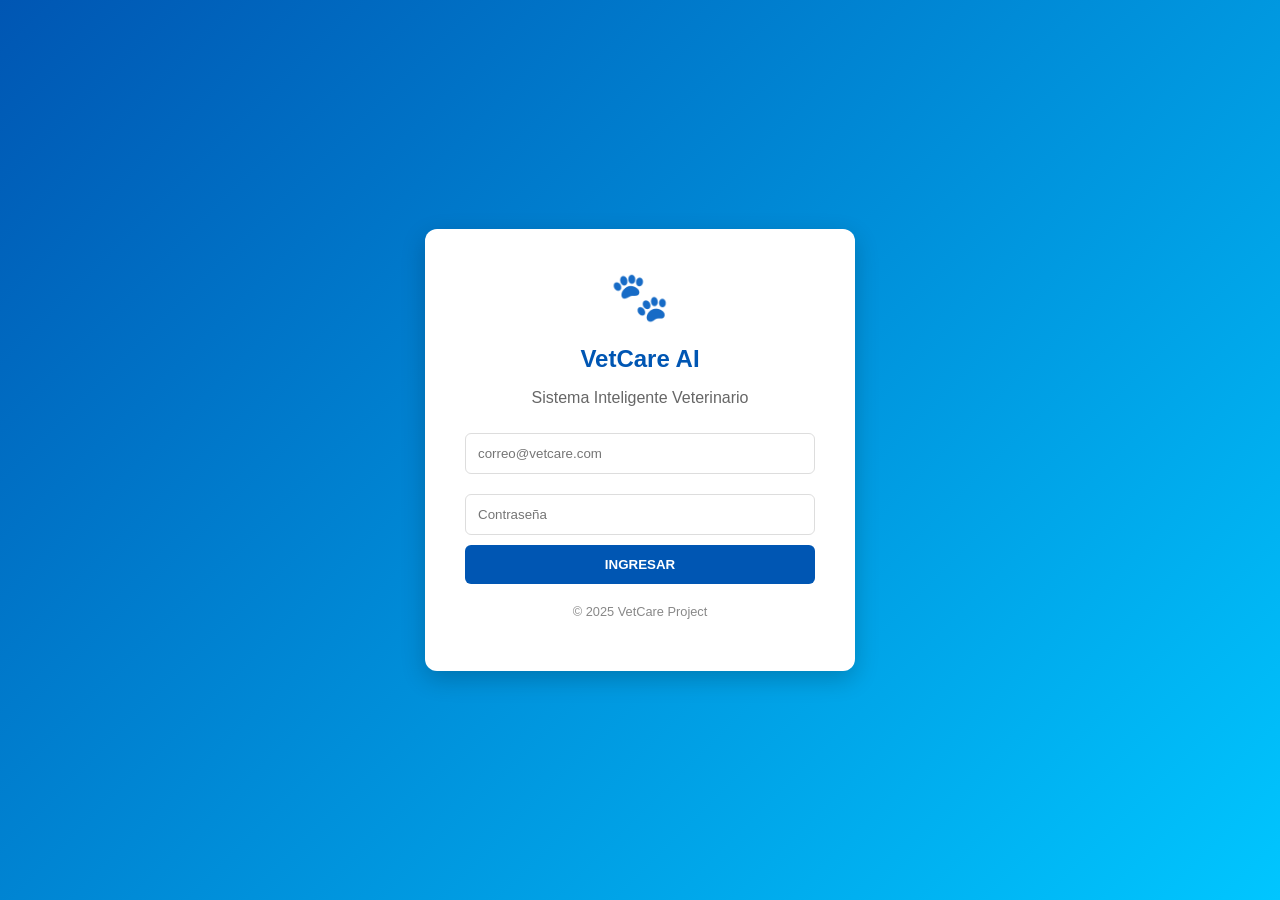
<file: index.html>
<!DOCTYPE html>
<html lang="es">
<head>
    <meta charset="UTF-8">
    <meta name="viewport" content="width=device-width, initial-scale=1.0">
    <title>Login - VetCare AI</title>
    <link rel="stylesheet" href="assets/css/style.css">
</head>
<body>

    <div class="login-container">
        <div class="login-card">
            <div style="font-size: 3rem; margin-bottom: 10px;">🐾</div>
            <h2>VetCare AI</h2>
            <p style="color: #666;">Sistema Inteligente Veterinario</p>
            
            <form onsubmit="event.preventDefault(); window.location.href='views/dashboard.html'">
                <input type="email" placeholder="correo@vetcare.com" required>
                <input type="password" placeholder="Contraseña" required>
                <button type="submit" class="btn-primary">INGRESAR</button>
            </form>
            
            <p style="margin-top: 20px; font-size: 0.8rem; color: #888;">
                &copy; 2025 VetCare Project
            </p>
        </div>
    </div>

</body>
</html>
</file>
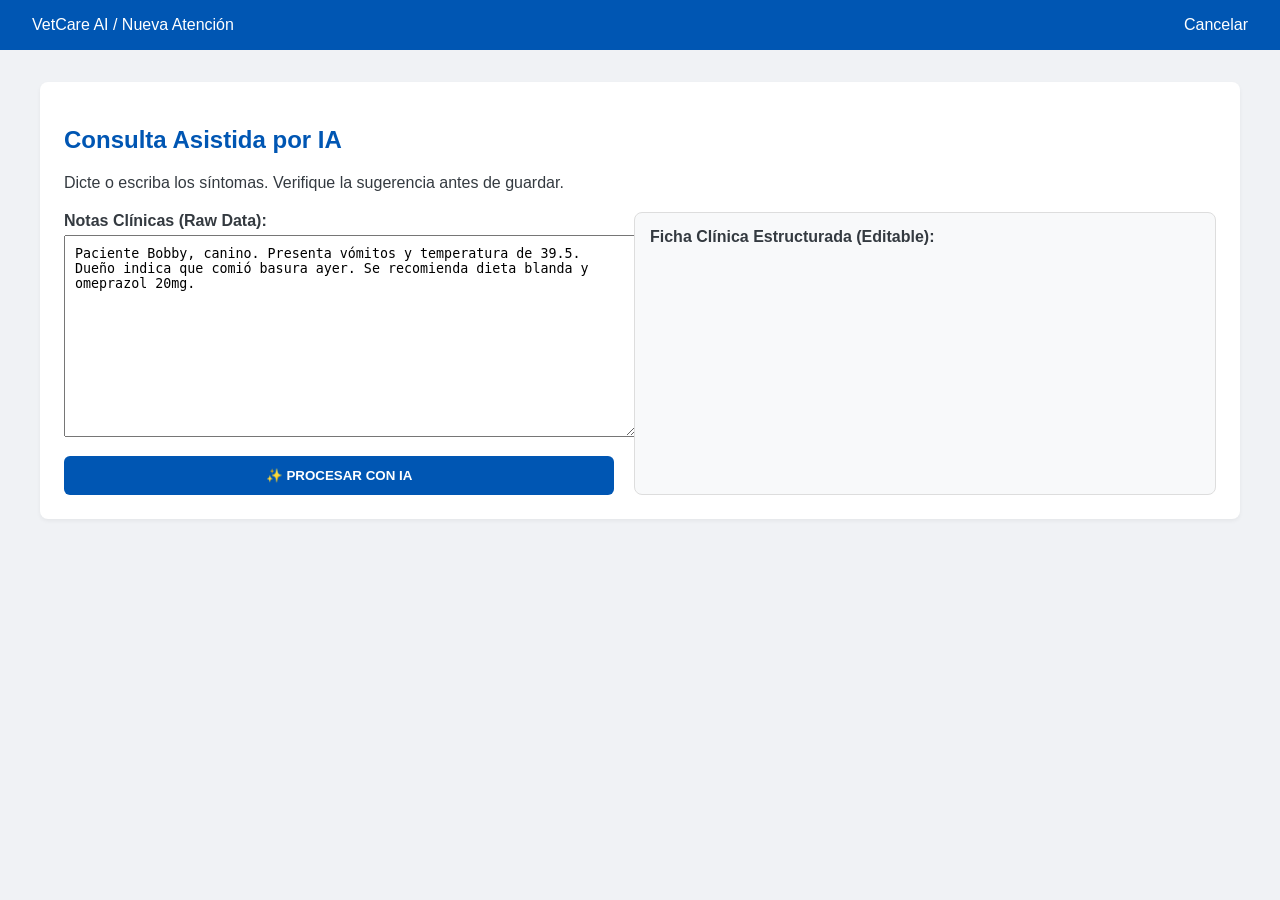
<file: views/ia-analysis.html>
<!DOCTYPE html>
<html lang="es">
<head>
    <meta charset="UTF-8">
    <title>Análisis IA - VetCare</title>
    <link rel="stylesheet" href="../assets/css/style.css">
    <link rel="stylesheet" href="https://cdnjs.cloudflare.com/ajax/libs/font-awesome/6.0.0/css/all.min.css">
</head>
<body>

    <nav class="navbar">
        <div>VetCare AI / Nueva Atención</div>
        <a href="dashboard.html">Cancelar</a>
    </nav>

    <div class="main-content">
        <div class="card">
            <h2 style="color: var(--primary-color);">Consulta Asistida por IA</h2>
            <p>Dicte o escriba los síntomas. Verifique la sugerencia antes de guardar.</p>

            <div style="display: flex; gap: 20px; margin-top: 20px;">
                
                <div style="flex: 1;">
                    <label><strong>Notas Clínicas (Raw Data):</strong></label>
                    <textarea id="inputText" rows="12" style="width: 100%; padding: 10px; margin-top: 5px;">Paciente Bobby, canino. Presenta vómitos y temperatura de 39.5. Dueño indica que comió basura ayer. Se recomienda dieta blanda y omeprazol 20mg.</textarea>
                    <button onclick="procesarIA()" class="btn-primary" style="margin-top: 15px;">✨ PROCESAR CON IA</button>
                </div>

                <div style="flex: 1; background: #f8f9fa; padding: 15px; border-radius: 8px; border: 1px solid #ddd;">
                    <label><strong>Ficha Clínica Estructurada (Editable):</strong></label>
                    
                    <div id="loader" class="loading-spinner" style="display: none;"></div>

                    <div id="resultados" style="display: none; margin-top: 10px;">
                        
                        <label style="font-size: 0.8rem;">Diagnóstico:</label>
                        <input type="text" id="diagInput" style="width: 100%; padding: 8px; margin-bottom: 10px;" value="">

                        <label style="font-size: 0.8rem;">Síntomas Detectados:</label>
                        <input type="text" id="sintInput" style="width: 100%; padding: 8px; margin-bottom: 10px;" value="">

                        <label style="font-size: 0.8rem;">Tratamiento/Receta:</label>
                        <textarea id="tratInput" rows="4" style="width: 100%; padding: 8px; margin-bottom: 10px;"></textarea>

                        <hr>
                        
                        <div style="margin-bottom: 15px; display: flex; align-items: center;">
                            <input type="checkbox" id="sendEmail" checked style="width: auto; margin-right: 10px;">
                            <label for="sendEmail" style="font-size: 0.9rem; color: var(--primary-color); cursor: pointer;">
                                <i class="fas fa-envelope"></i> Enviar resumen automáticamente al propietario
                            </label>
                        </div>

                        <button onclick="guardarFicha()" class="btn-primary" style="background-color: #28a745;">
                            <i class="fas fa-save"></i> CONFIRMAR Y GUARDAR
                        </button>
                    </div>
                </div>
            </div>
        </div>
    </div>

    <script>
        function procesarIA() {
            document.getElementById('resultados').style.display = 'none';
            document.getElementById('loader').style.display = 'block';

            setTimeout(() => {
                document.getElementById('loader').style.display = 'none';
                document.getElementById('resultados').style.display = 'block';
                
                // Simulación de la IA llenando los campos
                document.getElementById('diagInput').value = "Gastroenteritis aguda por ingesta indebida";
                document.getElementById('sintInput').value = "Vómitos, Fiebre (39.5°C), Dolor abdominal";
                document.getElementById('tratInput').value = "1. Omeprazol 20mg (1 tab c/24h)\n2. Dieta blanda x 3 días\n3. Hidratación oral constante";
            }, 2000);
        }

        function guardarFicha() {
            const enviaCorreo = document.getElementById('sendEmail').checked;
            let mensaje = "Ficha clínica guardada en el historial de Bobby.";
            if(enviaCorreo) {
                mensaje += "\n\n📧 Se ha enviado el correo de resumen al propietario.";
            }
            alert(mensaje);
            window.location.href = 'ver-ficha.html'; // Nos lleva al historial actualizado
        }
    </script>
</body>
</html>
</file>
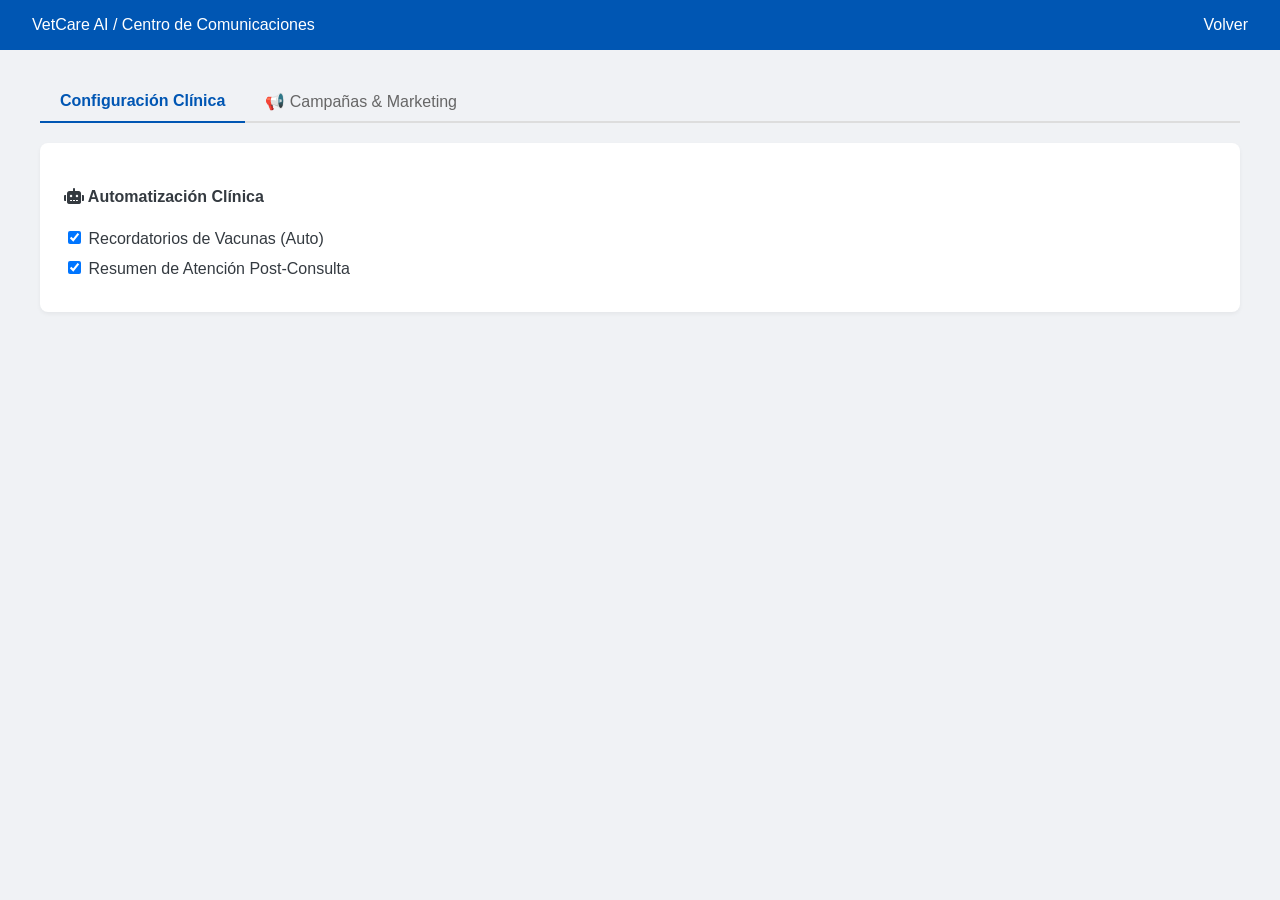
<file: views/notificaciones.html>
<!DOCTYPE html>
<html lang="es">
<head>
    <meta charset="UTF-8">
    <title>Comunicaciones - VetCare AI</title>
    <link rel="stylesheet" href="../assets/css/style.css">
    <link rel="stylesheet" href="https://cdnjs.cloudflare.com/ajax/libs/font-awesome/6.0.0/css/all.min.css">
    <style>
        .tab-container { display: flex; border-bottom: 2px solid #ddd; margin-bottom: 20px; }
        .tab { padding: 10px 20px; cursor: pointer; color: #666; }
        .tab.active { border-bottom: 2px solid var(--primary-color); color: var(--primary-color); font-weight: bold; margin-bottom: -2px; }
    </style>
</head>
<body>

    <nav class="navbar">
        <div>VetCare AI / Centro de Comunicaciones</div>
        <a href="dashboard.html">Volver</a>
    </nav>

    <div class="main-content">
        
        <div class="tab-container">
            <div class="tab active" onclick="alert('Ya estás en Configuración')">Configuración Clínica</div>
            <div class="tab" onclick="mostrarPromo()">📢 Campañas & Marketing</div>
        </div>

        <div id="clinicaSection">
            <div class="card">
                <h4><i class="fas fa-robot"></i> Automatización Clínica</h4>
                <div style="margin: 10px 0;">
                    <input type="checkbox" checked> Recordatorios de Vacunas (Auto)
                </div>
                <div style="margin: 10px 0;">
                    <input type="checkbox" checked> Resumen de Atención Post-Consulta
                </div>
            </div>
        </div>

        <div id="promoSection" style="display:none;">
            <div class="card" style="border-left: 5px solid orange;">
                <h4><i class="fas fa-bullhorn"></i> Envío Promocional Masivo</h4>
                <p>Envíe correos de campañas (Descuentos, Campañas de Esterilización, Saludos) a su base de clientes.</p>
                
                <label>Asunto del Correo:</label>
                <input type="text" placeholder="Ej: ¡20% de Descuento en Baños!" style="width: 100%; padding: 8px; margin-bottom: 10px;">
                
                <label>Mensaje:</label>
                <textarea rows="4" placeholder="Estimado cliente..." style="width: 100%; padding: 8px; margin-bottom: 10px;"></textarea>
                
                <label>Segmento:</label>
                <select style="padding: 8px; margin-bottom: 10px;">
                    <option>Todos los Clientes</option>
                    <option>Solo Dueños de Perros</option>
                    <option>Solo Dueños de Gatos</option>
                    <option>Pacientes Inactivos (> 6 meses)</option>
                </select>

                <button class="btn-primary" onclick="alert('Campaña enviada a 145 destinatarios.')">Enviar Campaña</button>
            </div>
        </div>

    </div>

    <script>
        function mostrarPromo() {
            document.getElementById('clinicaSection').style.display = 'none';
            document.getElementById('promoSection').style.display = 'block';
            document.querySelectorAll('.tab')[0].classList.remove('active');
            document.querySelectorAll('.tab')[1].classList.add('active');
        }
    </script>
</body>
</html>
</file>
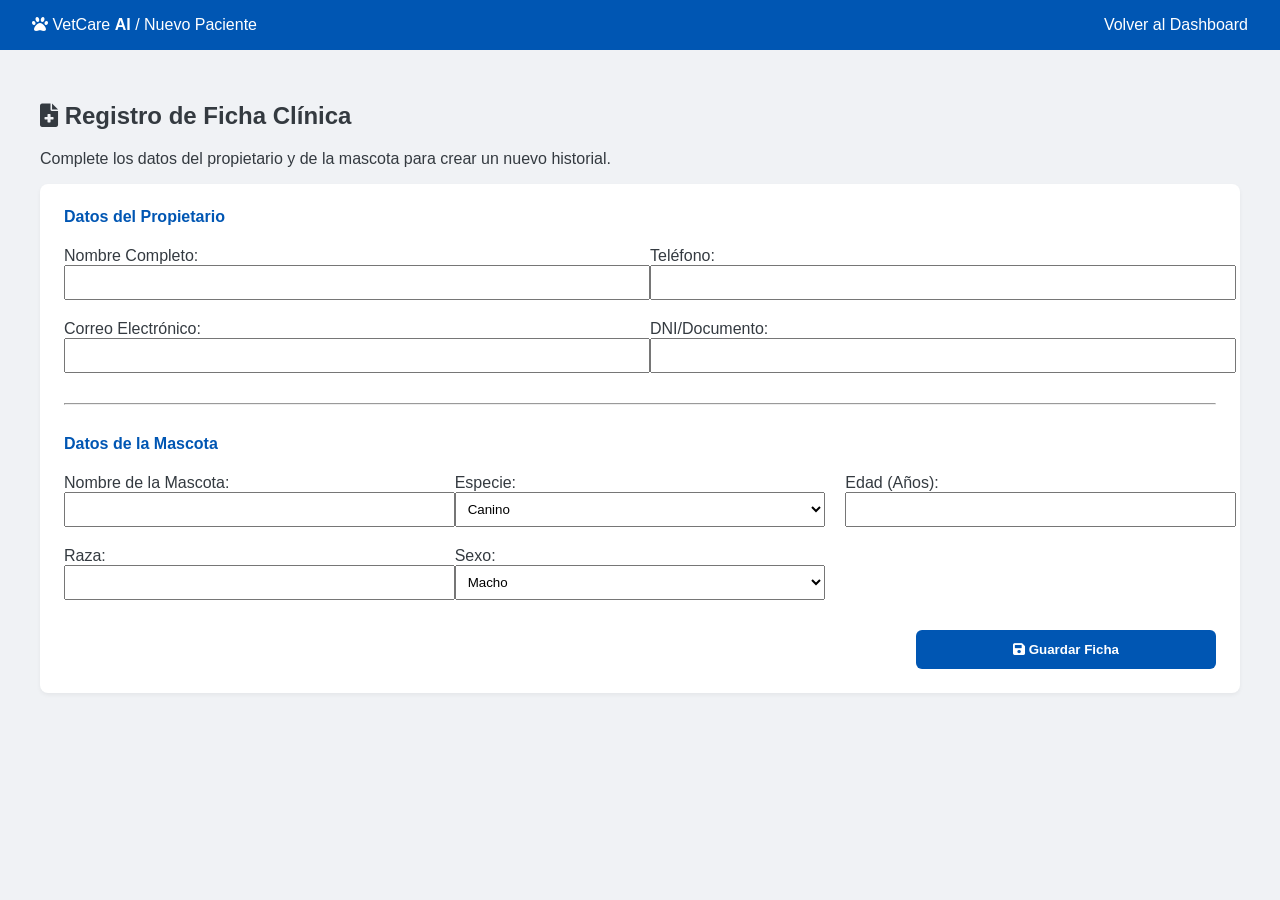
<file: views/registro.html>
<!DOCTYPE html>
<html lang="es">
<head>
    <meta charset="UTF-8">
    <title>Registro - VetCare AI</title>
    <link rel="stylesheet" href="../assets/css/style.css">
    <link rel="stylesheet" href="https://cdnjs.cloudflare.com/ajax/libs/font-awesome/6.0.0/css/all.min.css">
</head>
<body>

    <nav class="navbar">
        <div><i class="fas fa-paw"></i> VetCare <strong>AI</strong> / Nuevo Paciente</div>
        <a href="dashboard.html">Volver al Dashboard</a>
    </nav>

    <div class="main-content">
        <h2><i class="fas fa-file-medical"></i> Registro de Ficha Clínica</h2>
        <p>Complete los datos del propietario y de la mascota para crear un nuevo historial.</p>

        <div class="card">
            <form onsubmit="event.preventDefault(); alert('Ficha Guardada con Éxito. ¡Redireccionando al dashboard!'); window.location.href='dashboard.html'">
                
                <h4 style="color: var(--primary-color); margin-top: 0;">Datos del Propietario</h4>
                <div style="display: grid; grid-template-columns: 1fr 1fr; gap: 20px;">
                    <div>
                        <label>Nombre Completo:</label>
                        <input type="text" required style="width: 100%; padding: 8px;">
                    </div>
                    <div>
                        <label>Teléfono:</label>
                        <input type="tel" required style="width: 100%; padding: 8px;">
                    </div>
                    <div>
                        <label>Correo Electrónico:</label>
                        <input type="email" required style="width: 100%; padding: 8px;">
                    </div>
                    <div>
                        <label>DNI/Documento:</label>
                        <input type="text" style="width: 100%; padding: 8px;">
                    </div>
                </div>

                <hr style="margin: 30px 0;">

                <h4 style="color: var(--primary-color);">Datos de la Mascota</h4>
                <div style="display: grid; grid-template-columns: 1fr 1fr 1fr; gap: 20px;">
                    <div>
                        <label>Nombre de la Mascota:</label>
                        <input type="text" required style="width: 100%; padding: 8px;">
                    </div>
                    <div>
                        <label>Especie:</label>
                        <select required style="width: 100%; padding: 8px;">
                            <option>Canino</option>
                            <option>Felino</option>
                            <option>Exótico</option>
                        </select>
                    </div>
                    <div>
                        <label>Edad (Años):</label>
                        <input type="number" required style="width: 100%; padding: 8px;">
                    </div>
                    <div>
                        <label>Raza:</label>
                        <input type="text" style="width: 100%; padding: 8px;">
                    </div>
                    <div>
                        <label>Sexo:</label>
                        <select required style="width: 100%; padding: 8px;">
                            <option>Macho</option>
                            <option>Hembra</option>
                        </select>
                    </div>
                </div>
                
                <button type="submit" class="btn-primary" style="margin-top: 30px; width: 300px; float: right;">
                    <i class="fas fa-save"></i> Guardar Ficha
                </button>
                <div style="clear: both;"></div>

            </form>
        </div>
    </div>
</body>
</html>
</file>
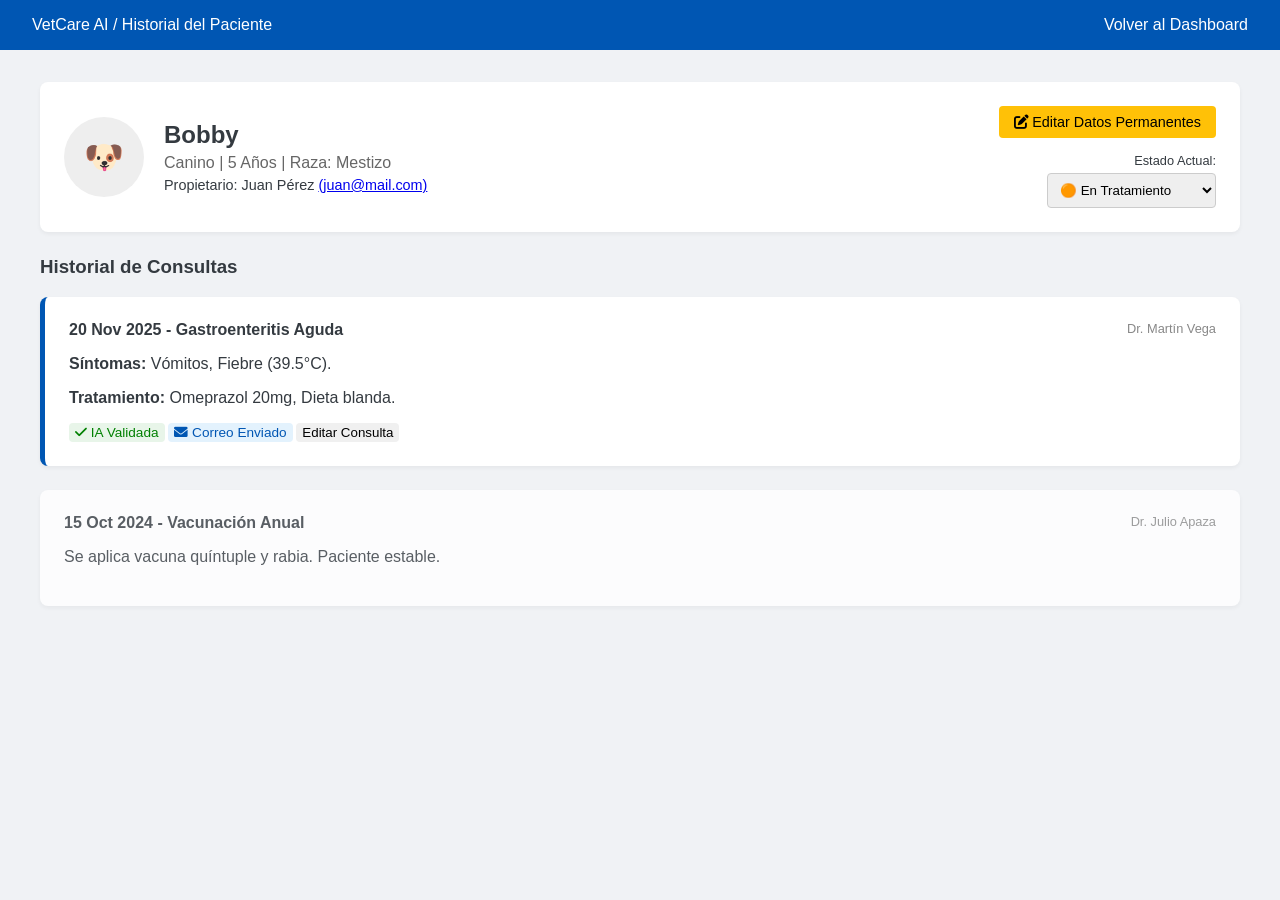
<file: views/ver-ficha.html>
<!DOCTYPE html>
<html lang="es">
<head>
    <meta charset="UTF-8">
    <title>Historial Clínico - Bobby</title>
    <link rel="stylesheet" href="../assets/css/style.css">
    <link rel="stylesheet" href="https://cdnjs.cloudflare.com/ajax/libs/font-awesome/6.0.0/css/all.min.css">
</head>
<body>

    <nav class="navbar">
        <div>VetCare AI / Historial del Paciente</div>
        <a href="dashboard.html">Volver al Dashboard</a>
    </nav>

    <div class="main-content">
        
        <div class="card" style="display: flex; justify-content: space-between; align-items: center;">
            <div style="display: flex; gap: 20px; align-items: center;">
                <div style="background: #eee; width: 80px; height: 80px; border-radius: 50%; display: flex; align-items: center; justify-content: center; font-size: 2rem;">🐶</div>
                <div>
                    <h2 style="margin: 0;">Bobby</h2>
                    <p style="margin: 5px 0; color: #666;">Canino | 5 Años | Raza: Mestizo</p>
                    <p style="margin: 0; font-size: 0.9rem;">Propietario: Juan Pérez <a href="#">(juan@mail.com)</a></p>
                </div>
            </div>
            
            <div style="text-align: right;">
                <button onclick="alert('Simulación: Se abre modal/formulario para editar Nombre, Dueño, Teléfono, etc.')" 
                        style="background: #ffc107; color: black; border: none; padding: 8px 15px; border-radius: 4px; cursor: pointer; font-size: 0.9rem;">
                    <i class="fas fa-edit"></i> Editar Datos Permanentes
                </button>
                
                <div style="margin-top: 15px;">
                    <label style="display: block; font-size: 0.8rem; margin-bottom: 5px;">Estado Actual:</label>
                    <select id="patientStatus" style="padding: 8px; border-radius: 4px; border: 1px solid #ccc;" onchange="cambiarEstado(this)">
                        <option value="tratamiento" selected>🟠 En Tratamiento</option>
                        <option value="alta">🟢 Alta Médica</option>
                        <option value="fallecido">⚫ Fallecido / Deceso</option>
                    </select>
                </div>
            </div>
        </div>

        <h3>Historial de Consultas</h3>
        
        <div class="card" style="border-left: 5px solid var(--primary-color);">
            <div style="display: flex; justify-content: space-between;">
                <h4 style="margin: 0;">20 Nov 2025 - Gastroenteritis Aguda</h4>
                <span style="font-size: 0.8rem; color: #888;">Dr. Martín Vega</span>
            </div>
            <p><strong>Síntomas:</strong> Vómitos, Fiebre (39.5°C).</p>
            <p><strong>Tratamiento:</strong> Omeprazol 20mg, Dieta blanda.</p>
            <div style="margin-top: 10px; font-size: 0.85rem;">
                <span style="background: #e8f5e9; color: green; padding: 2px 6px; border-radius: 4px;"><i class="fas fa-check"></i> IA Validada</span>
                <span style="background: #e3f2fd; color: var(--primary-color); padding: 2px 6px; border-radius: 4px;"><i class="fas fa-envelope"></i> Correo Enviado</span>
                <button onclick="alert('Simulación: Se abre la ficha para edición de la consulta del día.')" 
                        style="background: #f0f0f0; border: none; padding: 2px 6px; border-radius: 4px; cursor: pointer;">
                        Editar Consulta
                </button>
            </div>
        </div>

        <div class="card" style="opacity: 0.8;">
            <div style="display: flex; justify-content: space-between;">
                <h4 style="margin: 0;">15 Oct 2024 - Vacunación Anual</h4>
                <span style="font-size: 0.8rem; color: #888;">Dr. Julio Apaza</span>
            </div>
            <p>Se aplica vacuna quíntuple y rabia. Paciente estable.</p>
        </div>

    </div>

    <script>
        function cambiarEstado(selectObject) {
            const estado = selectObject.value;
            const statusIndicator = document.getElementById('patientStatus');

            if(estado === 'fallecido'){
                if(confirm("⚠️ ATENCIÓN: ¿Desea marcar al paciente como fallecido? Esto archivará el expediente y cancelará recordatorios futuros.")) {
                    statusIndicator.style.backgroundColor = "black";
                    statusIndicator.style.color = "white";
                } else {
                    statusIndicator.value = 'tratamiento'; // Revierte si cancela
                }
            } else if (estado === 'alta') {
                alert("Paciente dado de alta. Se programa recordatorio de control en 6 meses.");
                statusIndicator.style.backgroundColor = "#28a745";
                statusIndicator.style.color = "white";
            } else {
                statusIndicator.style.backgroundColor = "white";
                statusIndicator.style.color = "black";
            }
        }
    </script>
</body>
</html>
</file>
<file: assets/css/style.css>
/* assets/css/style.css */
:root {
    --primary-color: #0056b3; /* Azul Médico */
    --secondary-color: #f0f2f5; /* Gris Claro Fondo */
    --accent-color: #28a745; /* Verde Éxito */
    --text-dark: #343a40;
}

body {
    font-family: 'Segoe UI', Tahoma, Geneva, Verdana, sans-serif;
    background-color: var(--secondary-color);
    color: var(--text-dark);
    margin: 0;
    padding: 0;
}

/* Estilos para el Login */
.login-container {
    display: flex;
    justify-content: center;
    align-items: center;
    height: 100vh;
    background: linear-gradient(135deg, #0056b3 0%, #00c6ff 100%);
}

.login-card {
    background: white;
    padding: 2.5rem;
    border-radius: 12px;
    box-shadow: 0 8px 24px rgba(0,0,0,0.2);
    width: 350px;
    text-align: center;
}

.login-card h2 { color: var(--primary-color); margin-bottom: 0.5rem; }
.login-card input {
    width: 100%;
    padding: 12px;
    margin: 10px 0;
    border: 1px solid #ddd;
    border-radius: 6px;
    box-sizing: border-box;
}

/* Botones Generales */
.btn-primary {
    background-color: var(--primary-color);
    color: white;
    border: none;
    padding: 12px 20px;
    border-radius: 6px;
    cursor: pointer;
    font-weight: bold;
    width: 100%;
    transition: background 0.3s;
}

.btn-primary:hover { background-color: #004494; }

/* Estilos para el Dashboard y Vistas Internas */
.navbar {
    background-color: var(--primary-color);
    color: white;
    padding: 1rem 2rem;
    display: flex;
    justify-content: space-between;
    align-items: center;
}

.navbar a { color: white; text-decoration: none; }
.main-content { padding: 2rem; max-width: 1200px; margin: 0 auto; }

.card {
    background: white;
    border-radius: 8px;
    padding: 1.5rem;
    margin-bottom: 1.5rem;
    box-shadow: 0 2px 4px rgba(0,0,0,0.05);
}

/* Tablas */
table { width: 100%; border-collapse: collapse; margin-top: 1rem; }
th, td { padding: 12px; text-align: left; border-bottom: 1px solid #ddd; }
th { background-color: #f8f9fa; color: var(--primary-color); }

/* Estados de IA */
.loading-spinner {
    border: 4px solid #f3f3f3;
    border-top: 4px solid var(--primary-color);
    border-radius: 50%;
    width: 30px;
    height: 30px;
    animation: spin 1s linear infinite;
    margin: 20px auto;
}

@keyframes spin { 0% { transform: rotate(0deg); } 100% { transform: rotate(360deg); } }
</file>
